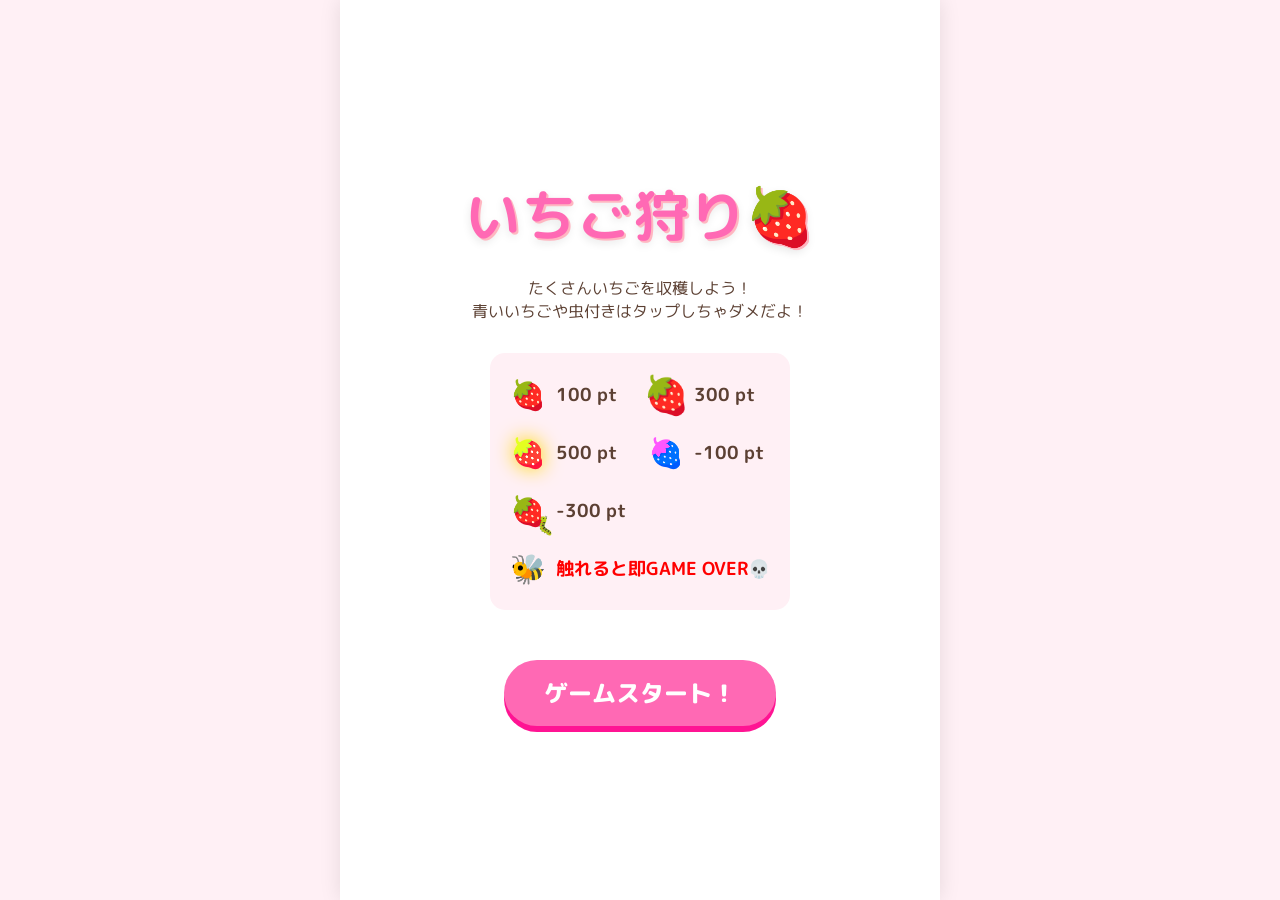
<file: index.html>
<!DOCTYPE html>
<html lang="ja">
<head>
    <meta charset="UTF-8">
    <meta name="viewport" content="width=device-width, initial-scale=1.0">
    <title>いちご狩りゲーム</title>
    <link href="https://fonts.googleapis.com/css2?family=M+PLUS+Rounded+1c:wght@500;800&display=swap" rel="stylesheet">
    <link rel="stylesheet" href="styles.css?v=2">
</head>
<body>
    <div id="game-container">
        <!-- タイトル画面 -->
        <div id="screen-title" class="screen active">
            <h1>いちご狩り🍓</h1>
            <p>たくさんいちごを収穫しよう！<br>
            青いいちごや虫付きはタップしちゃダメだよ！</p>
            <div class="legend">
                <div class="legend-item"><span class="emoji normal">🍓</span> 100 pt</div>
                <div class="legend-item"><span class="emoji big">🍓</span> 300 pt</div>
                <div class="legend-item"><span class="emoji white">🍓</span> 500 pt</div>
                <div class="legend-item"><span class="emoji blue">🍓</span> -100 pt</div>
                <div class="legend-item"><span class="emoji bug">🍓</span> -300 pt</div>
                <div class="legend-item" style="grid-column: span 2; color: red;"><span class="emoji bee">🐝</span> 触れると即GAME OVER💀</div>
            </div>
            <button id="btn-start" class="btn">ゲームスタート！</button>
        </div>

        <!-- ゲーム画面 -->
        <div id="screen-game" class="screen">
            <div id="hud">
                <div class="hud-item">残り時間: <span id="timer">30</span>秒</div>
                <div class="hud-item">スコア: <span id="score">0</span></div>
            </div>
            <div id="play-area">
                <div id="basket">🧺</div>
            </div>
        </div>

        <!-- 結果画面 -->
        <div id="screen-result" class="screen">
            <h2>終了！</h2>
            <p>あなたのスコアは...</p>
            <div id="final-score">0</div>
            <p id="rank-message">ランク：ノービス</p>
            <button id="btn-retry" class="btn">もう一度あそぶ</button>
        </div>
    </div>
    <script src="script.js?v=2"></script>
</body>
</html>
</file>
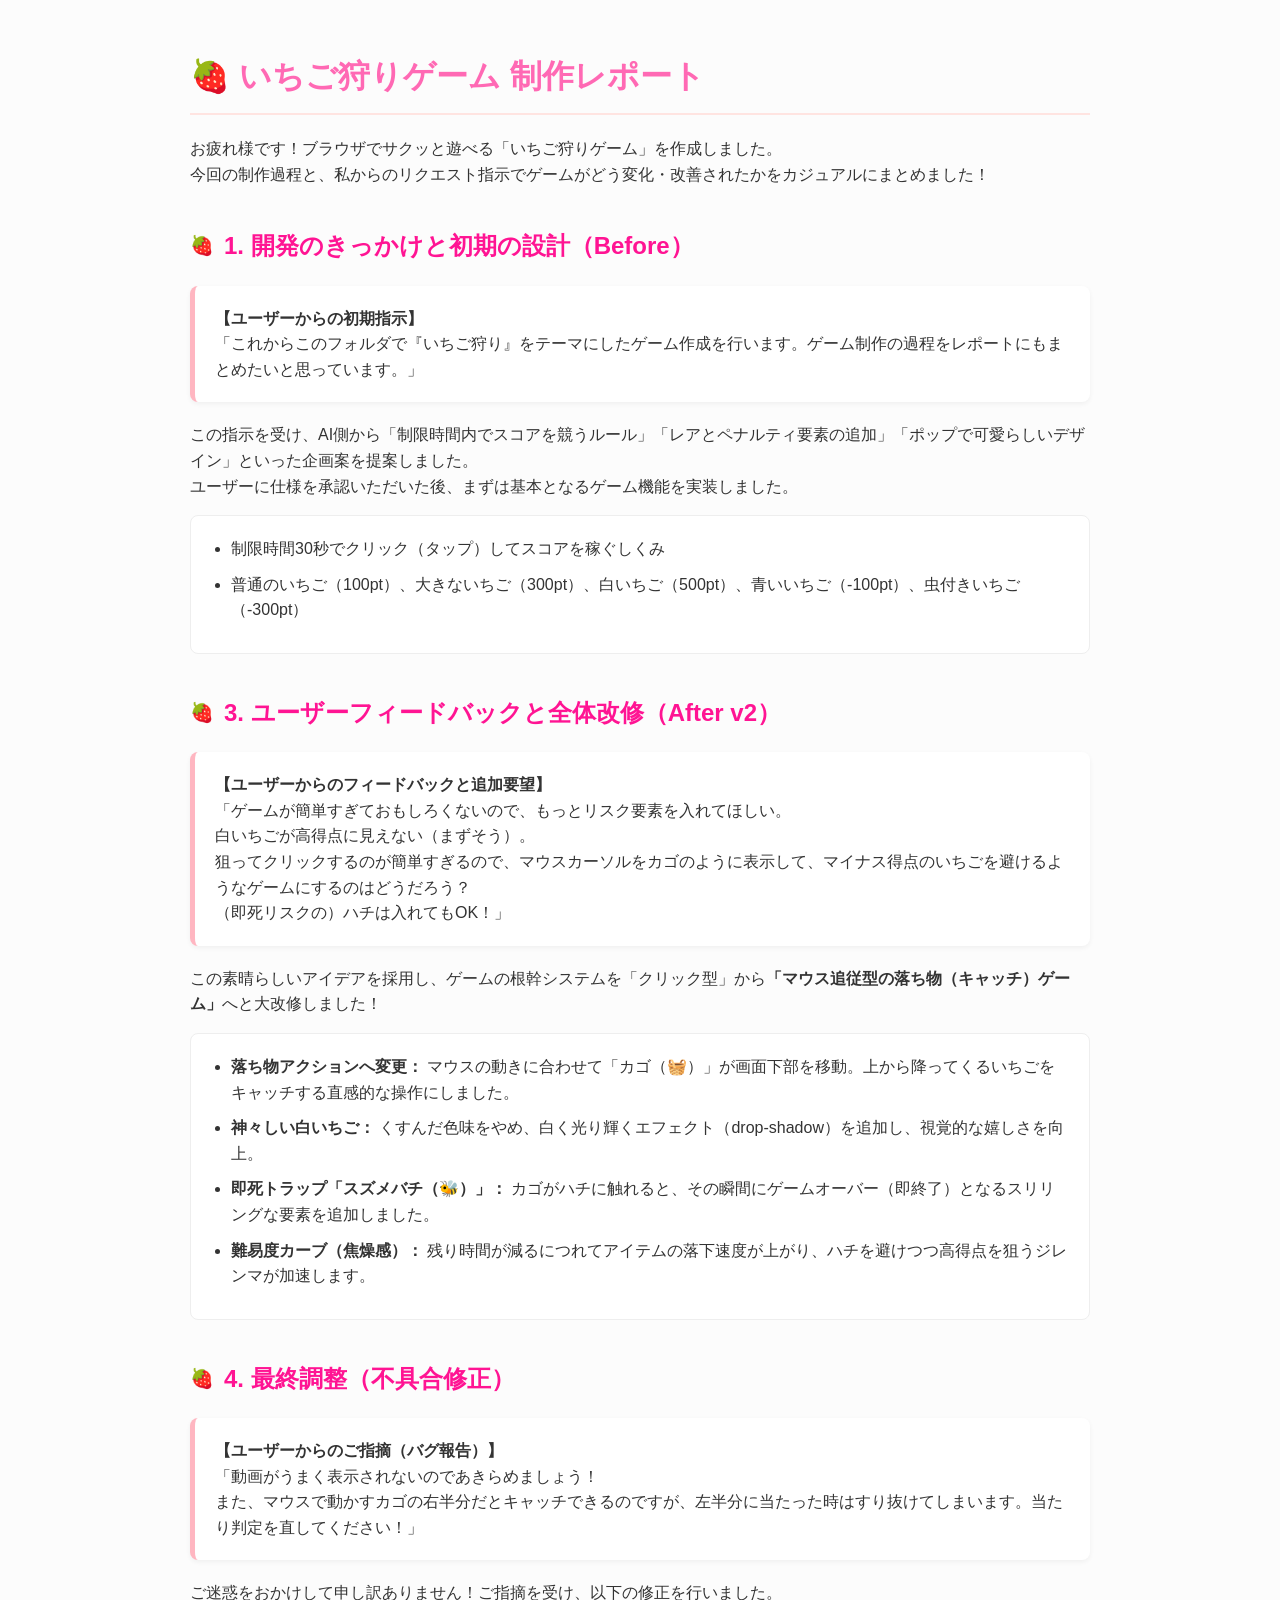
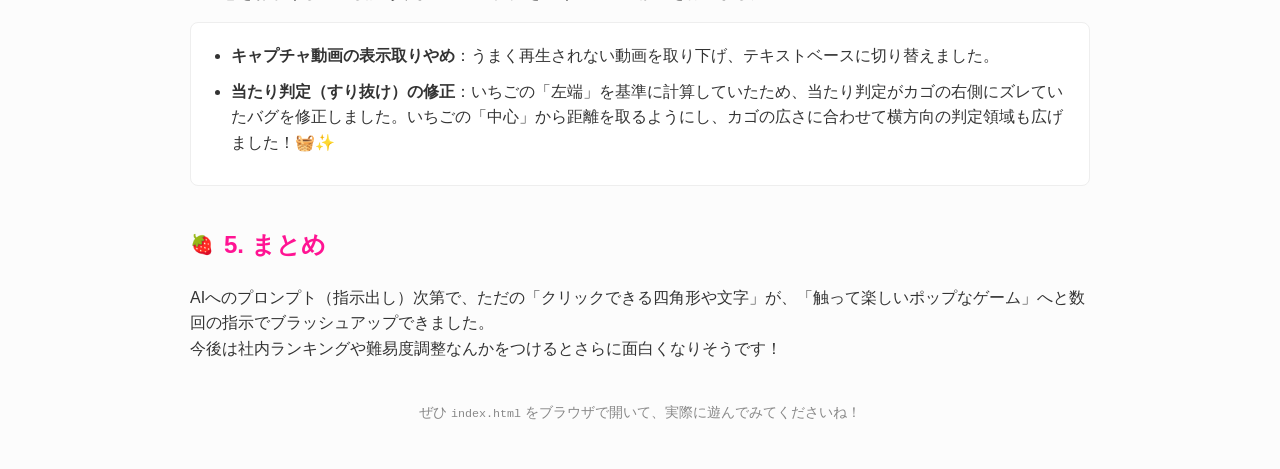
<file: report.html>
<!DOCTYPE html>
<html lang="ja">
<head>
    <meta charset="UTF-8">
    <meta name="viewport" content="width=device-width, initial-scale=1.0">
    <title>いちご狩りゲーム🍓 制作レポート</title>
    <style>
        body { 
            font-family: 'Helvetica Neue', Arial, 'Hiragino Kaku Gothic ProN', 'Hiragino Sans', Meiryo, sans-serif; 
            line-height: 1.6; 
            color: #333; 
            max-width: 900px; 
            margin: 0 auto; 
            padding: 30px 20px; 
            background-color: #fcfcfc;
        }
        h1 { 
            color: #ff69b4; 
            border-bottom: 2px solid #ffe4e1; 
            padding-bottom: 10px; 
            font-size: 2rem;
        }
        h2 { 
            color: #ff1493; 
            margin-top: 40px;
            font-size: 1.5rem;
            display: flex;
            align-items: center;
            gap: 10px;
        }
        h2::before { content: "🍓"; font-size: 1.2rem; }
        .casual-text { 
            background: #fff; 
            padding: 20px; 
            border-radius: 8px; 
            border-left: 5px solid #ffb6c1; 
            margin-bottom: 20px; 
            box-shadow: 0 2px 5px rgba(0,0,0,0.05);
        }
        .comparison { 
            display: flex; 
            gap: 30px; 
            margin-top: 20px; 
            flex-wrap: wrap;
        }
        .video-box { 
            flex: 1; 
            min-width: 300px;
            text-align: center; 
            background: #fff;
            padding: 15px;
            border-radius: 12px;
            box-shadow: 0 4px 10px rgba(0,0,0,0.08);
        }
        .video-box h3 {
            color: #5c4033;
            margin-top: 0;
        }
        .video-box img { 
            width: 100%; 
            border: 1px solid #eee; 
            border-radius: 8px; 
        }
        .video-description {
            margin-top: 15px;
            font-size: 0.95rem;
            color: #666;
            text-align: left;
        }
        ul {
            background: #fff;
            padding: 20px 20px 20px 40px;
            border-radius: 8px;
            border: 1px solid #eee;
        }
        li { margin-bottom: 10px; }
    </style>
</head>
<body>
    <h1>🍓 いちご狩りゲーム 制作レポート</h1>
    <p>お疲れ様です！ブラウザでサクッと遊べる「いちご狩りゲーム」を作成しました。<br>
    今回の制作過程と、私からのリクエスト指示でゲームがどう変化・改善されたかをカジュアルにまとめました！</p>

    <h2>1. 開発のきっかけと初期の設計（Before）</h2>
    <div class="casual-text">
        <strong>【ユーザーからの初期指示】</strong><br>
        「これからこのフォルダで『いちご狩り』をテーマにしたゲーム作成を行います。ゲーム制作の過程をレポートにもまとめたいと思っています。」
    </div>
    <p>この指示を受け、AI側から「制限時間内でスコアを競うルール」「レアとペナルティ要素の追加」「ポップで可愛らしいデザイン」といった企画案を提案しました。<br>
    ユーザーに仕様を承認いただいた後、まずは基本となるゲーム機能を実装しました。</p>
    <ul>
        <li>制限時間30秒でクリック（タップ）してスコアを稼ぐしくみ</li>
        <li>普通のいちご（100pt）、大きないちご（300pt）、白いちご（500pt）、青いいちご（-100pt）、虫付きいちご（-300pt）</li>
    </ul>

    <h2>3. ユーザーフィードバックと全体改修（After v2）</h2>
    <div class="casual-text">
        <strong>【ユーザーからのフィードバックと追加要望】</strong><br>
        「ゲームが簡単すぎておもしろくないので、もっとリスク要素を入れてほしい。<br>
        白いちごが高得点に見えない（まずそう）。<br>
        狙ってクリックするのが簡単すぎるので、マウスカーソルをカゴのように表示して、マイナス得点のいちごを避けるようなゲームにするのはどうだろう？<br>
        （即死リスクの）ハチは入れてもOK！」
    </div>
    <p>この素晴らしいアイデアを採用し、ゲームの根幹システムを「クリック型」から<strong>「マウス追従型の落ち物（キャッチ）ゲーム」</strong>へと大改修しました！</p>
    <ul>
        <li><strong>落ち物アクションへ変更：</strong> マウスの動きに合わせて「カゴ（🧺）」が画面下部を移動。上から降ってくるいちごをキャッチする直感的な操作にしました。</li>
        <li><strong>神々しい白いちご：</strong> くすんだ色味をやめ、白く光り輝くエフェクト（drop-shadow）を追加し、視覚的な嬉しさを向上。</li>
        <li><strong>即死トラップ「スズメバチ（🐝）」：</strong> カゴがハチに触れると、その瞬間にゲームオーバー（即終了）となるスリリングな要素を追加しました。</li>
        <li><strong>難易度カーブ（焦燥感）：</strong> 残り時間が減るにつれてアイテムの落下速度が上がり、ハチを避けつつ高得点を狙うジレンマが加速します。</li>
    </ul>

    <h2>4. 最終調整（不具合修正）</h2>
    <div class="casual-text">
        <strong>【ユーザーからのご指摘（バグ報告）】</strong><br>
        「動画がうまく表示されないのであきらめましょう！<br>
        また、マウスで動かすカゴの右半分だとキャッチできるのですが、左半分に当たった時はすり抜けてしまいます。当たり判定を直してください！」
    </div>
    <p>ご迷惑をおかけして申し訳ありません！ご指摘を受け、以下の修正を行いました。</p>
    <ul>
        <li><strong>キャプチャ動画の表示取りやめ</strong>：うまく再生されない動画を取り下げ、テキストベースに切り替えました。</li>
        <li><strong>当たり判定（すり抜け）の修正</strong>：いちごの「左端」を基準に計算していたため、当たり判定がカゴの右側にズレていたバグを修正しました。いちごの「中心」から距離を取るようにし、カゴの広さに合わせて横方向の判定領域も広げました！🧺✨</li>
    </ul>

    <h2>5. まとめ</h2>
    <p>AIへのプロンプト（指示出し）次第で、ただの「クリックできる四角形や文字」が、「触って楽しいポップなゲーム」へと数回の指示でブラッシュアップできました。<br>
    今後は社内ランキングや難易度調整なんかをつけるとさらに面白くなりそうです！</p>
    
    <p style="text-align: center; margin-top: 40px; color: #888; font-size: 0.9em;">
        ぜひ <code>index.html</code> をブラウザで開いて、実際に遊んでみてくださいね！
    </p>
</body>
</html>
</file>
<file: styles.css>
:root {
    --bg-color: #fff0f5;
    --text-color: #5c4033;
    --primary-color: #ff69b4;
    --primary-hover: #ff1493;
    --accent-color: #ffb6c1;
}

* {
    box-sizing: border-box;
    margin: 0;
    padding: 0;
}

body {
    font-family: 'M PLUS Rounded 1c', sans-serif;
    background-color: var(--bg-color);
    color: var(--text-color);
    display: flex;
    justify-content: center;
    align-items: center;
    min-height: 100vh;
    overflow: hidden;
}

#game-container {
    position: relative;
    width: 100%;
    max-width: 600px;
    height: 100vh;
    max-height: 900px;
    background: #ffffff;
    box-shadow: 0 0 20px rgba(0, 0, 0, 0.1);
    overflow: hidden;
    display: flex;
    flex-direction: column;
}

.screen {
    position: absolute;
    inset: 0;
    display: flex;
    flex-direction: column;
    justify-content: center;
    align-items: center;
    padding: 20px;
    text-align: center;
    opacity: 0;
    pointer-events: none;
    transition: opacity 0.3s ease;
}

.screen.active {
    opacity: 1;
    pointer-events: auto;
    z-index: 5;
}

h1 {
    font-size: 3.5rem;
    color: var(--primary-color);
    margin-bottom: 20px;
    text-shadow: 2px 2px 0px var(--accent-color), 0px 4px 10px rgba(0,0,0,0.1);
    animation: floatTitle 2s ease-in-out infinite;
}

@keyframes floatTitle {
    0%, 100% { transform: translateY(0); }
    50% { transform: translateY(-10px); }
}

h2 {
    font-size: 2.5rem;
    color: var(--primary-color);
    margin-bottom: 20px;
}

.btn {
    background-color: var(--primary-color);
    color: white;
    border: none;
    padding: 15px 40px;
    font-size: 1.5rem;
    font-family: inherit;
    font-weight: 800;
    border-radius: 50px;
    cursor: pointer;
    box-shadow: 0 6px 0 var(--primary-hover);
    transition: transform 0.1s, box-shadow 0.1s;
    margin-top: 20px;
}

.btn:active {
    transform: translateY(6px);
    box-shadow: 0 0 0 var(--primary-hover);
}

.legend {
    display: grid;
    grid-template-columns: 1fr 1fr;
    gap: 15px;
    margin: 30px 0;
    text-align: left;
    background: var(--bg-color);
    padding: 20px;
    border-radius: 15px;
}

.legend-item {
    display: flex;
    align-items: center;
    font-size: 1.1rem;
    font-weight: bold;
}

.emoji {
    font-size: 1.8rem;
    margin-right: 10px;
    display: inline-block;
}

/* いちごのバリエーション */
.big {
    transform: scale(1.3);
}
.white {
    filter: brightness(1.5) drop-shadow(0 0 10px gold);
    position: relative;
    z-index: 15;
}
.blue {
    filter: hue-rotate(220deg) saturate(2);
}
.bug {
    position: relative;
}
.bug::after {
    content: "🐛";
    font-size: 1rem;
    position: absolute;
    bottom: -5px;
    right: -10px;
    transform: rotate(20deg);
}

/* ゲーム画面専用 */
#screen-game {
    justify-content: flex-start;
    padding: 0;
}

#hud {
    width: 100%;
    display: flex;
    justify-content: space-between;
    padding: 15px 25px;
    background-color: var(--accent-color);
    font-size: 1.5rem;
    font-weight: 800;
    color: white;
    box-shadow: 0 2px 10px rgba(0,0,0,0.1);
    z-index: 10;
}

#play-area {
    position: relative;
    flex-grow: 1;
    width: 100%;
    overflow: hidden;
    background: radial-gradient(circle, #fff, var(--bg-color));
    cursor: none; /* ゲーム中はデフォルトカーソルを非表示 */
}

#basket {
    position: absolute;
    font-size: 4.5rem;
    pointer-events: none;
    z-index: 50;
    /* マウスの先端にカゴの口が来るように調整 */
    transform: translate(-50%, -20%);
    filter: drop-shadow(0 5px 5px rgba(0,0,0,0.2));
}

.falling-entity {
    position: absolute;
    font-size: 3rem;
    user-select: none;
    pointer-events: none; /* 当たり判定はJSで行うため不要 */
    transform-origin: center;
    z-index: 10;
}

.falling-entity.bee {
    font-size: 2.8rem;
    filter: drop-shadow(0 0 5px red);
    z-index: 20;
}

.strawberry-entity {
    position: absolute;
    font-size: 3rem;
    user-select: none;
    cursor: pointer;
    transform-origin: center;
    transition: transform 0.1s;
    animation: popIn 0.3s cubic-bezier(0.175, 0.885, 0.32, 1.275) forwards;
}

.strawberry-entity:active {
    transform: scale(0.9) !important;
}

.strawberry-entity.clicked {
    pointer-events: none;
    animation: popOut 0.2s forwards;
}

@keyframes popIn {
    0% { transform: scale(0); opacity: 0; }
    100% { transform: scale(1); opacity: 1; }
}

@keyframes popOut {
    0% { transform: scale(1); opacity: 1; }
    100% { transform: scale(1.5); opacity: 0; }
}

/* ポップアップエフェクト */
.score-popup {
    position: absolute;
    font-weight: bold;
    font-size: 1.5rem;
    color: var(--primary-color);
    pointer-events: none;
    animation: floatUp 0.8s ease-out forwards;
    z-index: 20;
    text-shadow: 1px 1px 0px white, -1px -1px 0px white, 1px -1px 0px white, -1px 1px 0px white;
}

.score-popup.negative {
    color: #4169e1; /* ロイヤルブルー */
}

@keyframes floatUp {
    0% { transform: translateY(0) scale(1); opacity: 1; }
    100% { transform: translateY(-50px) scale(1.2); opacity: 0; }
}

#final-score {
    font-size: 4rem;
    font-weight: 800;
    color: var(--primary-hover);
    margin-bottom: 10px;
}

#rank-message {
    font-size: 1.5rem;
    font-weight: bold;
    margin-bottom: 30px;
}

/* 背景デコレーション */
.decoration {
    position: absolute;
    pointer-events: none;
    z-index: 1; 
    opacity: 0.6;
    animation: floatParticle linear forwards;
}

@keyframes floatParticle {
    0% { transform: translateY(-30px) rotate(0deg); opacity: 0; }
    10% { opacity: 0.8; }
    90% { opacity: 0.8; }
    100% { transform: translateY(100vh) rotate(360deg); opacity: 0; }
}

/* クリック時のキラキラ */
.sparkle {
    position: absolute;
    pointer-events: none;
    font-size: 1.2rem;
    z-index: 25;
    animation: popSparkle 0.5s ease-out forwards;
}

@keyframes popSparkle {
    0% { transform: translate(0, 0) scale(1); opacity: 1; }
    100% { transform: translate(var(--dx), var(--dy)) scale(0.5); opacity: 0; }
}
</file>
